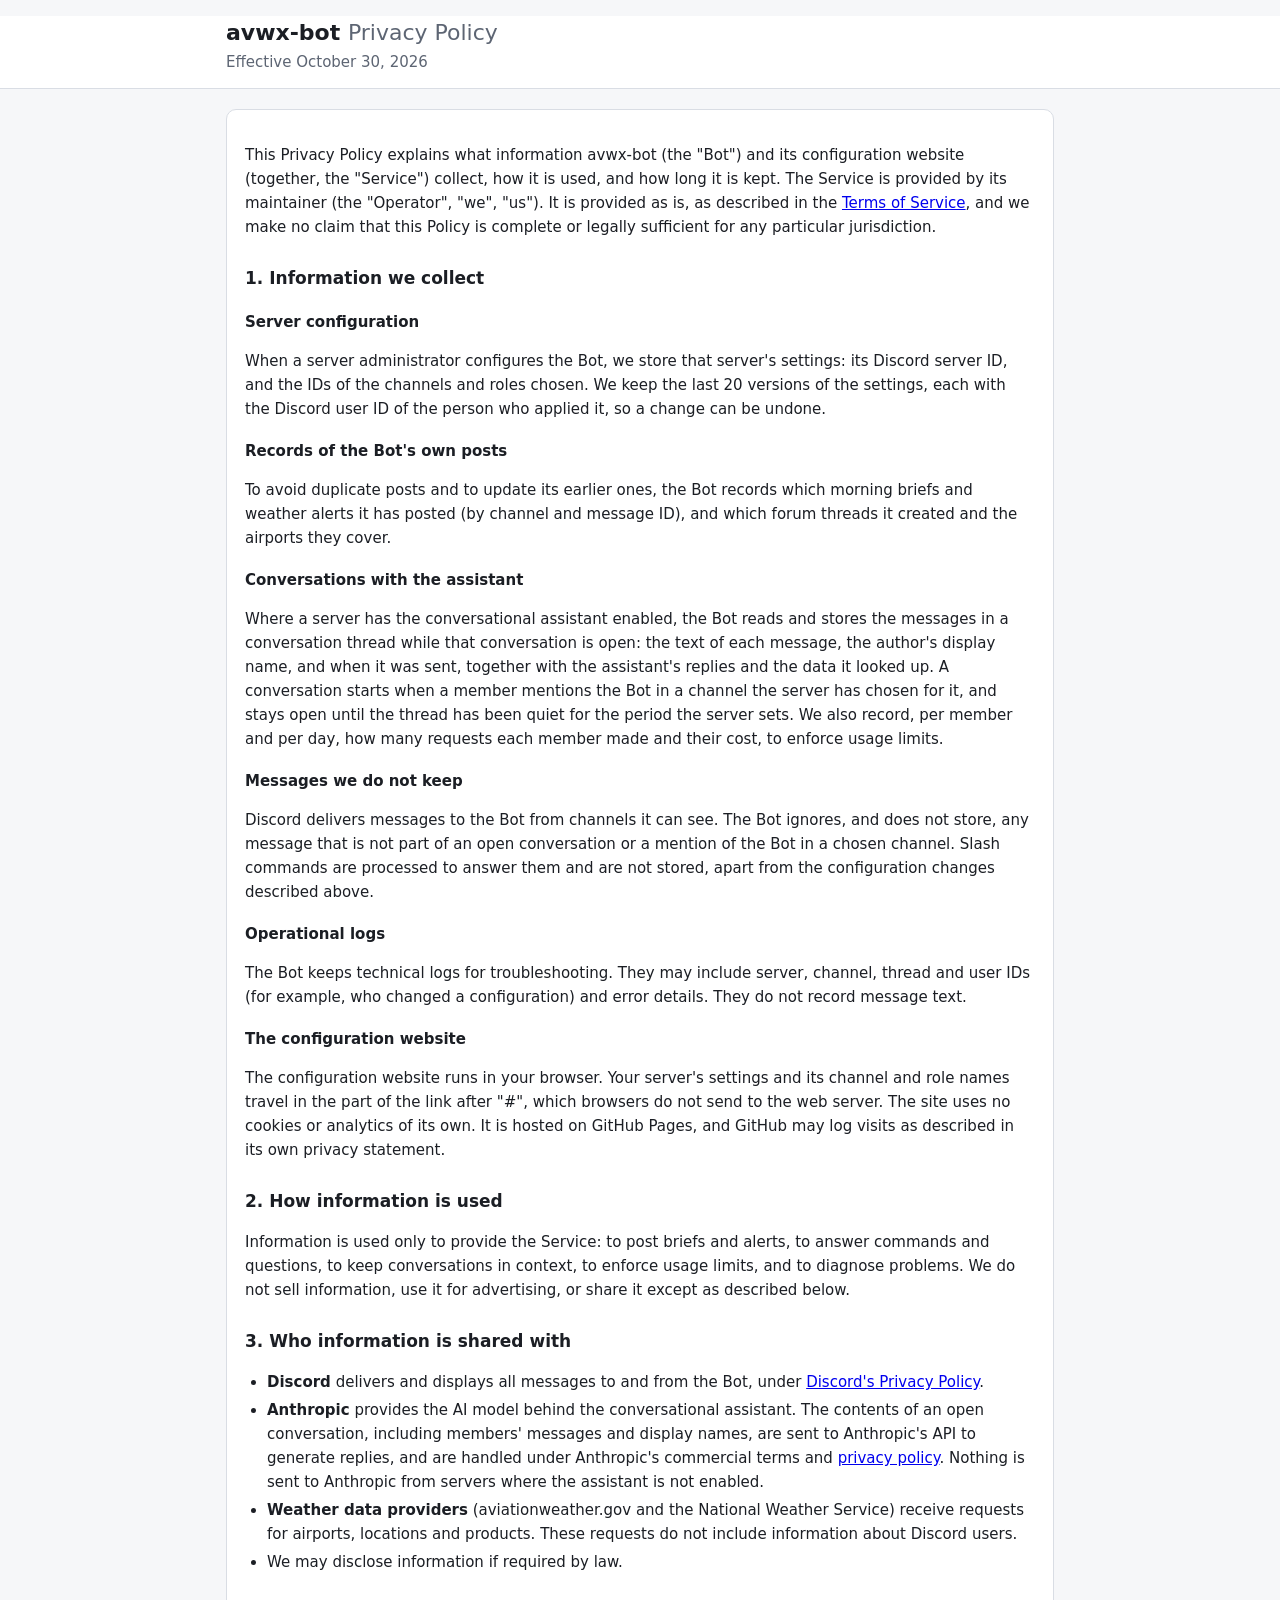
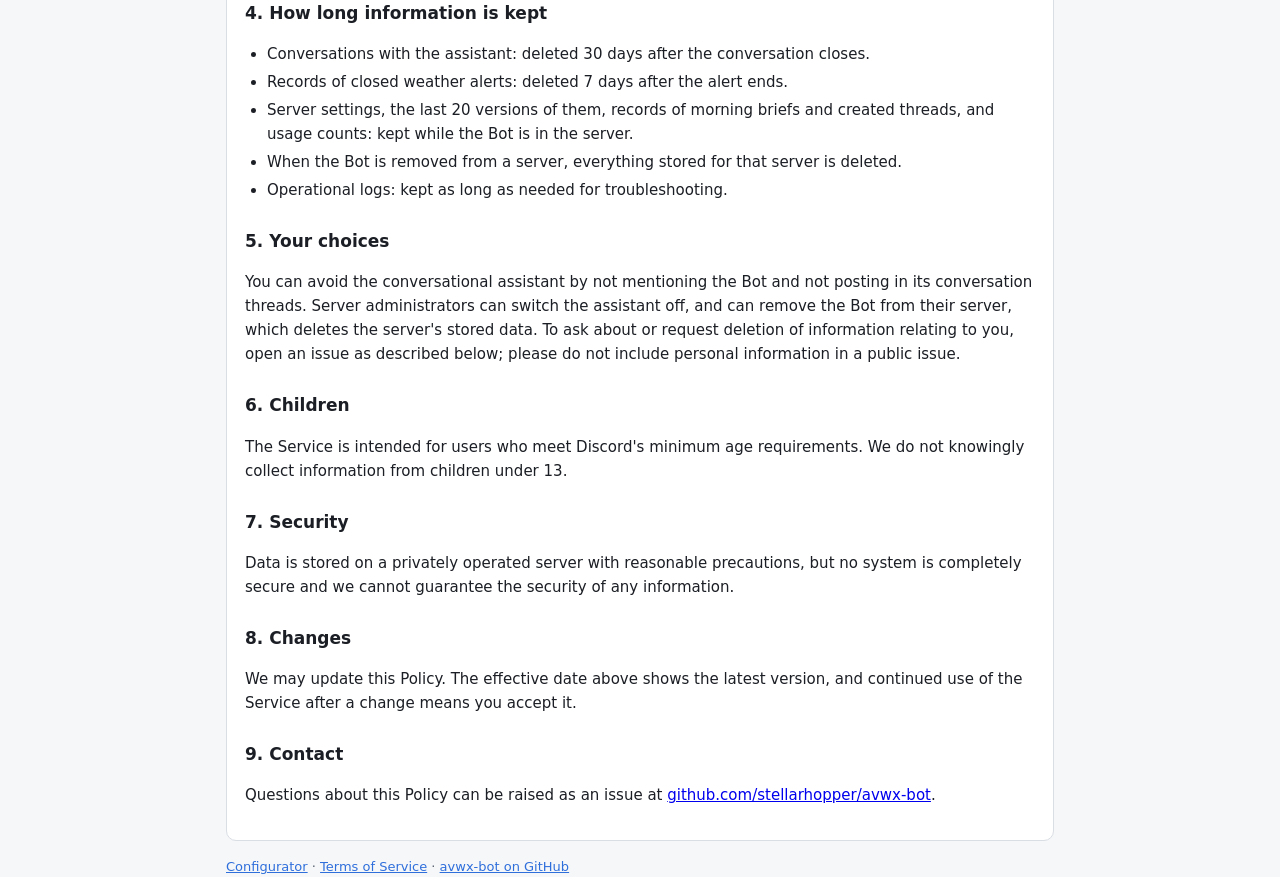
<file: site/privacy.html>
<!doctype html>
<html lang="en">
<head>
  <meta charset="utf-8">
  <meta name="viewport" content="width=device-width, initial-scale=1">
  <title>Privacy Policy · avwx-bot</title>
  <meta name="description" content="Privacy Policy for avwx-bot, an aviation weather bot for Discord.">
  <link rel="stylesheet" href="style.css">
</head>
<body>
  <header class="top">
    <div class="wrap">
      <h1>avwx-bot <span>Privacy Policy</span></h1>
      <p class="muted">Effective October 30, 2026</p>
    </div>
  </header>

  <main class="wrap legal">
    <section class="card">
      <p>
        This Privacy Policy explains what information avwx-bot (the "Bot") and its configuration
        website (together, the "Service") collect, how it is used, and how long it is kept. The Service
        is provided by its maintainer (the "Operator", "we", "us"). It is provided as is, as described
        in the <a href="terms.html">Terms of Service</a>, and we make no claim that this Policy is
        complete or legally sufficient for any particular jurisdiction.
      </p>

      <h2>1. Information we collect</h2>
      <h3>Server configuration</h3>
      <p>
        When a server administrator configures the Bot, we store that server's settings: its Discord
        server ID, and the IDs of the channels and roles chosen. We keep the last 20 versions of the
        settings, each with the Discord user ID of the person who applied it, so a change can be undone.
      </p>
      <h3>Records of the Bot's own posts</h3>
      <p>
        To avoid duplicate posts and to update its earlier ones, the Bot records which morning briefs
        and weather alerts it has posted (by channel and message ID), and which forum threads it created
        and the airports they cover.
      </p>
      <h3>Conversations with the assistant</h3>
      <p>
        Where a server has the conversational assistant enabled, the Bot reads and stores the messages
        in a conversation thread while that conversation is open: the text of each message, the
        author's display name, and when it was sent, together with the assistant's replies and the data
        it looked up. A conversation starts when a member mentions the Bot in a channel the server has
        chosen for it, and stays open until the thread has been quiet for the period the server sets.
        We also record, per member and per day, how many requests each member made and their cost,
        to enforce usage limits.
      </p>
      <h3>Messages we do not keep</h3>
      <p>
        Discord delivers messages to the Bot from channels it can see. The Bot ignores, and does not
        store, any message that is not part of an open conversation or a mention of the Bot in a chosen
        channel. Slash commands are processed to answer them and are not stored, apart from the
        configuration changes described above.
      </p>
      <h3>Operational logs</h3>
      <p>
        The Bot keeps technical logs for troubleshooting. They may include server, channel, thread and
        user IDs (for example, who changed a configuration) and error details. They do not record
        message text.
      </p>
      <h3>The configuration website</h3>
      <p>
        The configuration website runs in your browser. Your server's settings and its channel and role
        names travel in the part of the link after "#", which browsers do not send to the web server.
        The site uses no cookies or analytics of its own. It is hosted on GitHub Pages, and GitHub may
        log visits as described in its own privacy statement.
      </p>

      <h2>2. How information is used</h2>
      <p>
        Information is used only to provide the Service: to post briefs and alerts, to answer commands
        and questions, to keep conversations in context, to enforce usage limits, and to diagnose
        problems. We do not sell information, use it for advertising, or share it except as described
        below.
      </p>

      <h2>3. Who information is shared with</h2>
      <ul>
        <li><strong>Discord</strong> delivers and displays all messages to and from the Bot, under
          <a href="https://discord.com/privacy">Discord's Privacy Policy</a>.</li>
        <li><strong>Anthropic</strong> provides the AI model behind the conversational assistant. The
          contents of an open conversation, including members' messages and display names, are sent to
          Anthropic's API to generate replies, and are handled under Anthropic's commercial terms and
          <a href="https://www.anthropic.com/legal/privacy">privacy policy</a>. Nothing is sent to
          Anthropic from servers where the assistant is not enabled.</li>
        <li><strong>Weather data providers</strong> (aviationweather.gov and the National Weather
          Service) receive requests for airports, locations and products. These requests do not
          include information about Discord users.</li>
        <li>We may disclose information if required by law.</li>
      </ul>

      <h2>4. How long information is kept</h2>
      <ul>
        <li>Conversations with the assistant: deleted 30 days after the conversation closes.</li>
        <li>Records of closed weather alerts: deleted 7 days after the alert ends.</li>
        <li>Server settings, the last 20 versions of them, records of morning briefs and created threads,
          and usage counts: kept while the Bot is in the server.</li>
        <li>When the Bot is removed from a server, everything stored for that server is deleted.</li>
        <li>Operational logs: kept as long as needed for troubleshooting.</li>
      </ul>

      <h2>5. Your choices</h2>
      <p>
        You can avoid the conversational assistant by not mentioning the Bot and not posting in its
        conversation threads. Server administrators can switch the assistant off, and can remove the Bot
        from their server, which deletes the server's stored data. To ask about or request deletion of
        information relating to you, open an issue as described below; please do not include personal
        information in a public issue.
      </p>

      <h2>6. Children</h2>
      <p>
        The Service is intended for users who meet Discord's minimum age requirements. We do not
        knowingly collect information from children under 13.
      </p>

      <h2>7. Security</h2>
      <p>
        Data is stored on a privately operated server with reasonable precautions, but no system is
        completely secure and we cannot guarantee the security of any information.
      </p>

      <h2>8. Changes</h2>
      <p>
        We may update this Policy. The effective date above shows the latest version, and continued use
        of the Service after a change means you accept it.
      </p>

      <h2>9. Contact</h2>
      <p>
        Questions about this Policy can be raised as an issue at
        <a href="https://github.com/stellarhopper/avwx-bot/issues">github.com/stellarhopper/avwx-bot</a>.
      </p>
    </section>
  </main>

  <footer class="wrap muted">
    <a href="./">Configurator</a> · <a href="terms.html">Terms of Service</a> ·
    <a href="https://github.com/stellarhopper/avwx-bot">avwx-bot on GitHub</a>
  </footer>
</body>
</html>
</file>
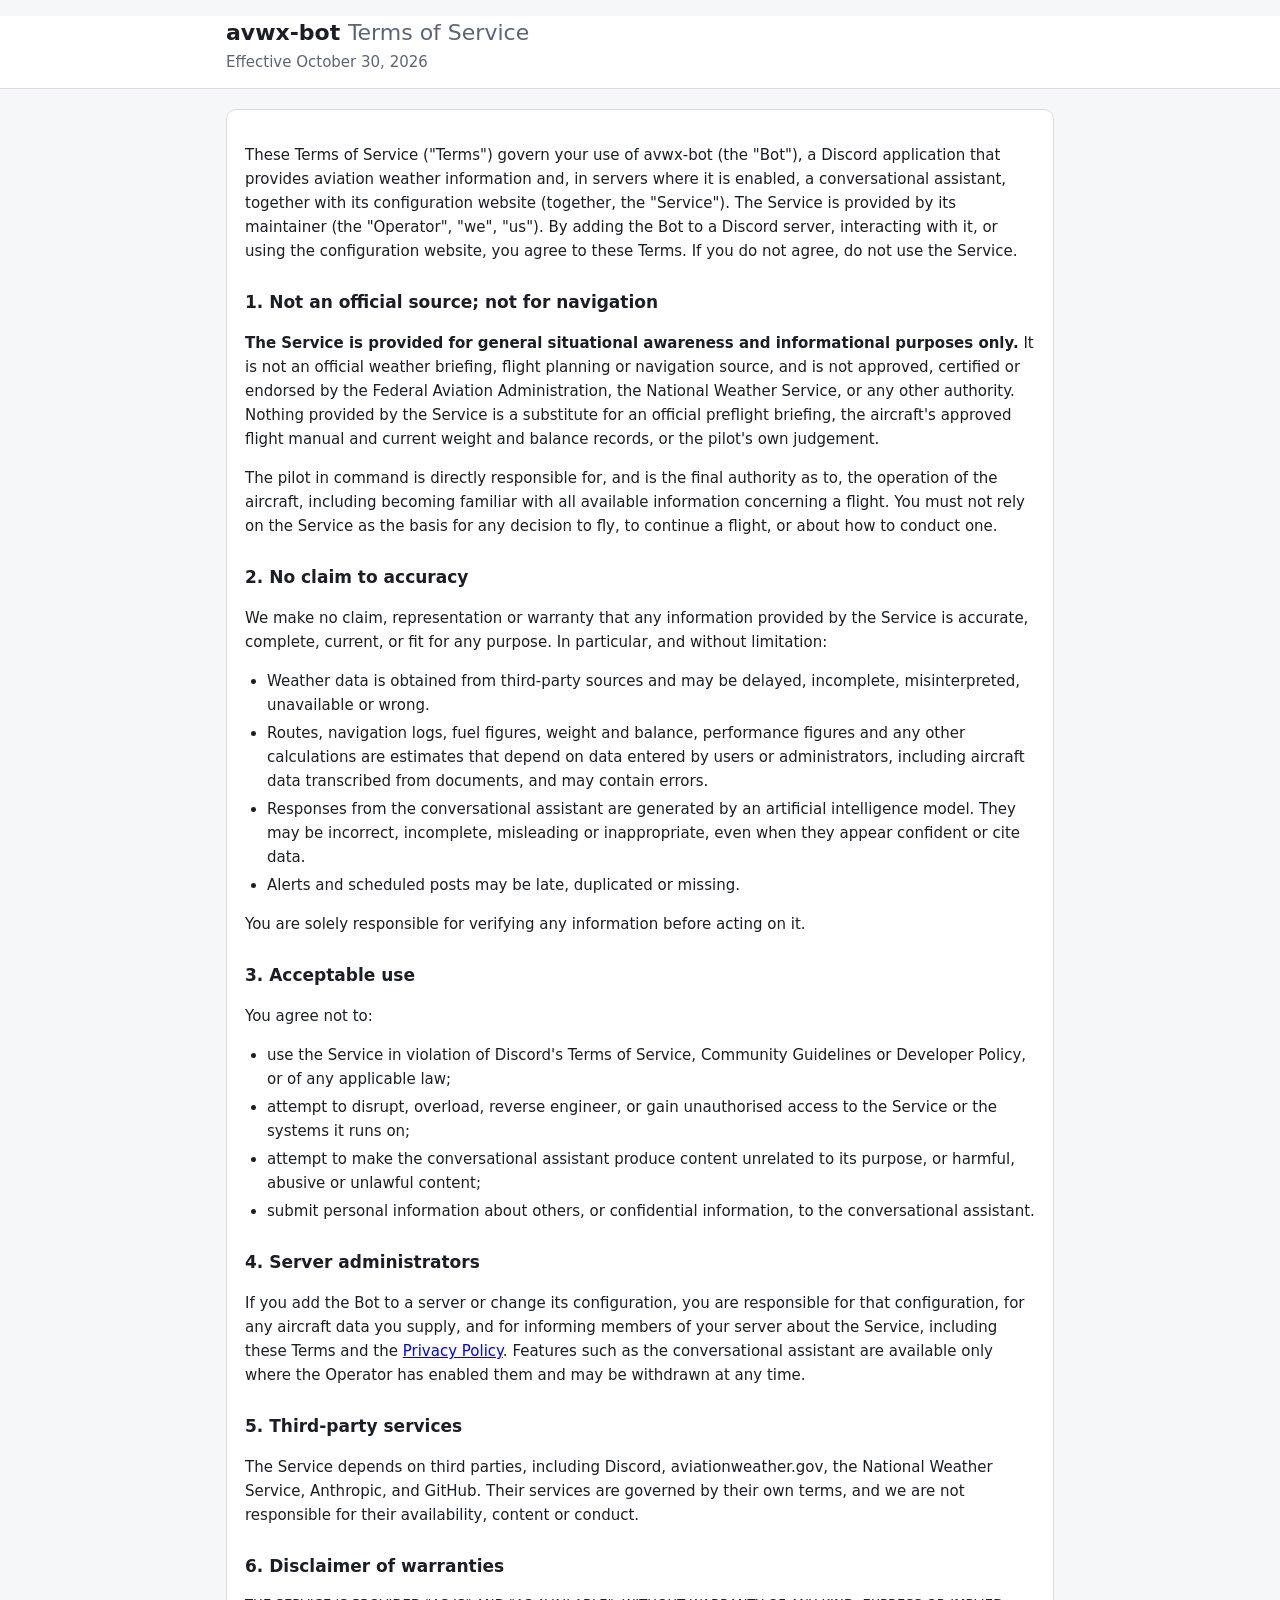
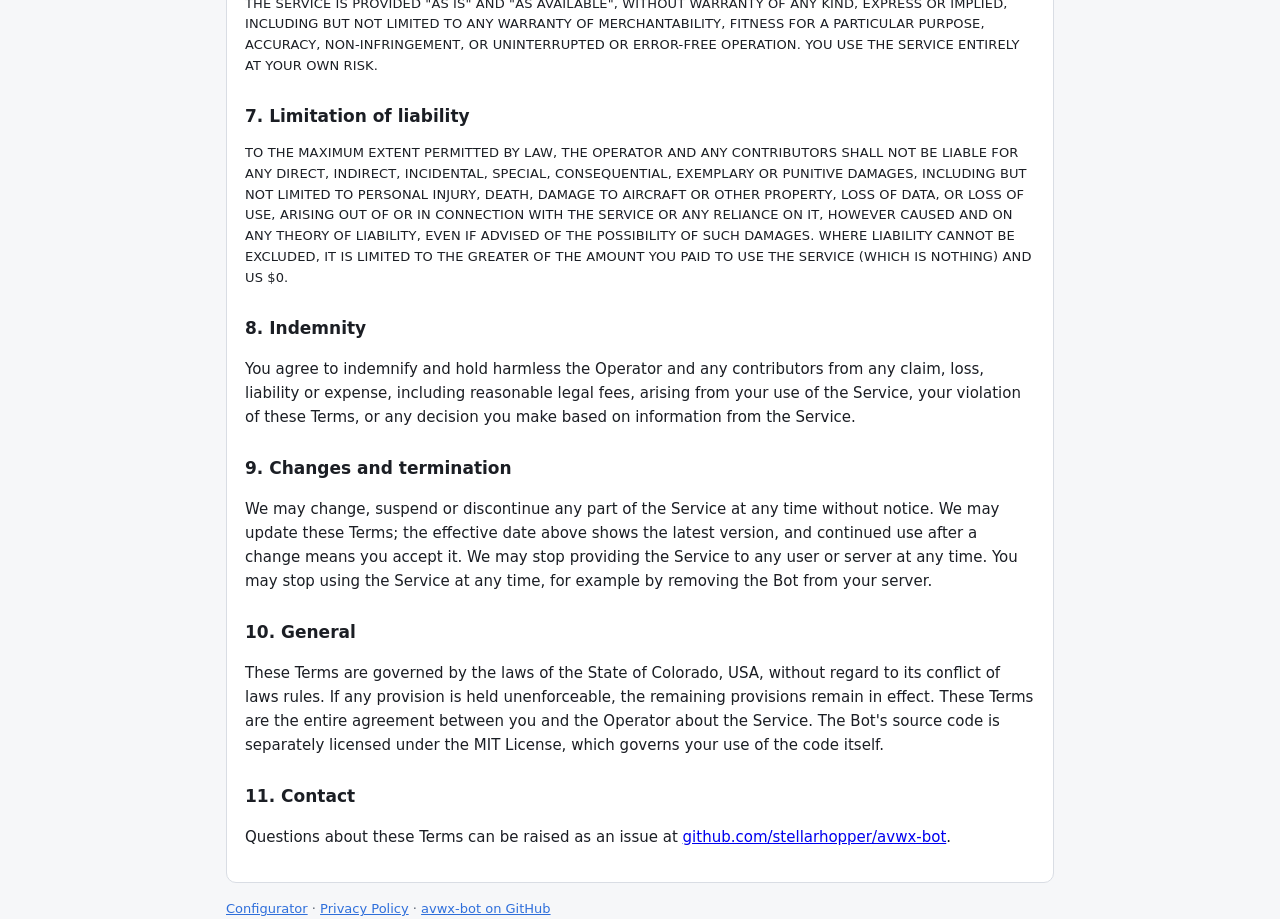
<file: site/terms.html>
<!doctype html>
<html lang="en">
<head>
  <meta charset="utf-8">
  <meta name="viewport" content="width=device-width, initial-scale=1">
  <title>Terms of Service · avwx-bot</title>
  <meta name="description" content="Terms of Service for avwx-bot, an aviation weather bot for Discord.">
  <link rel="stylesheet" href="style.css">
</head>
<body>
  <header class="top">
    <div class="wrap">
      <h1>avwx-bot <span>Terms of Service</span></h1>
      <p class="muted">Effective October 30, 2026</p>
    </div>
  </header>

  <main class="wrap legal">
    <section class="card">
      <p>
        These Terms of Service ("Terms") govern your use of avwx-bot (the "Bot"), a Discord
        application that provides aviation weather information and, in servers where it is enabled,
        a conversational assistant, together with its configuration website (together, the
        "Service"). The Service is provided by its maintainer (the "Operator", "we", "us").
        By adding the Bot to a Discord server, interacting with it, or using the configuration
        website, you agree to these Terms. If you do not agree, do not use the Service.
      </p>

      <h2>1. Not an official source; not for navigation</h2>
      <p>
        <strong>The Service is provided for general situational awareness and informational purposes
        only.</strong> It is not an official weather briefing, flight planning or navigation source, and
        is not approved, certified or endorsed by the Federal Aviation Administration, the National
        Weather Service, or any other authority. Nothing provided by the Service is a substitute for an
        official preflight briefing, the aircraft's approved flight manual and current weight and balance
        records, or the pilot's own judgement.
      </p>
      <p>
        The pilot in command is directly responsible for, and is the final authority as to, the
        operation of the aircraft, including becoming familiar with all available information
        concerning a flight. You must not rely on the Service as the basis for any decision to fly,
        to continue a flight, or about how to conduct one.
      </p>

      <h2>2. No claim to accuracy</h2>
      <p>
        We make no claim, representation or warranty that any information provided by the Service is
        accurate, complete, current, or fit for any purpose. In particular, and without limitation:
      </p>
      <ul>
        <li>Weather data is obtained from third-party sources and may be delayed, incomplete,
          misinterpreted, unavailable or wrong.</li>
        <li>Routes, navigation logs, fuel figures, weight and balance, performance figures and any other
          calculations are estimates that depend on data entered by users or administrators,
          including aircraft data transcribed from documents, and may contain errors.</li>
        <li>Responses from the conversational assistant are generated by an artificial intelligence
          model. They may be incorrect, incomplete, misleading or inappropriate, even when they appear
          confident or cite data.</li>
        <li>Alerts and scheduled posts may be late, duplicated or missing.</li>
      </ul>
      <p>You are solely responsible for verifying any information before acting on it.</p>

      <h2>3. Acceptable use</h2>
      <p>You agree not to:</p>
      <ul>
        <li>use the Service in violation of Discord's Terms of Service, Community Guidelines or
          Developer Policy, or of any applicable law;</li>
        <li>attempt to disrupt, overload, reverse engineer, or gain unauthorised access to the Service
          or the systems it runs on;</li>
        <li>attempt to make the conversational assistant produce content unrelated to its purpose,
          or harmful, abusive or unlawful content;</li>
        <li>submit personal information about others, or confidential information, to the
          conversational assistant.</li>
      </ul>

      <h2>4. Server administrators</h2>
      <p>
        If you add the Bot to a server or change its configuration, you are responsible for that
        configuration, for any aircraft data you supply, and for informing members of your server
        about the Service, including these Terms and the <a href="privacy.html">Privacy Policy</a>.
        Features such as the conversational assistant are available only where the Operator has
        enabled them and may be withdrawn at any time.
      </p>

      <h2>5. Third-party services</h2>
      <p>
        The Service depends on third parties, including Discord, aviationweather.gov, the National
        Weather Service, Anthropic, and GitHub. Their services are governed by their own terms, and
        we are not responsible for their availability, content or conduct.
      </p>

      <h2>6. Disclaimer of warranties</h2>
      <p class="caps">
        The Service is provided "as is" and "as available", without warranty of any kind, express or
        implied, including but not limited to any warranty of merchantability, fitness for a
        particular purpose, accuracy, non-infringement, or uninterrupted or error-free operation. You
        use the Service entirely at your own risk.
      </p>

      <h2>7. Limitation of liability</h2>
      <p class="caps">
        To the maximum extent permitted by law, the Operator and any contributors shall not be liable
        for any direct, indirect, incidental, special, consequential, exemplary or punitive damages,
        including but not limited to personal injury, death, damage to aircraft or other property,
        loss of data, or loss of use, arising out of or in connection with the Service or any reliance
        on it, however caused and on any theory of liability, even if advised of the possibility of
        such damages. Where liability cannot be excluded, it is limited to the greater of the amount
        you paid to use the Service (which is nothing) and US $0.
      </p>

      <h2>8. Indemnity</h2>
      <p>
        You agree to indemnify and hold harmless the Operator and any contributors from any claim,
        loss, liability or expense, including reasonable legal fees, arising from your use of the
        Service, your violation of these Terms, or any decision you make based on information from
        the Service.
      </p>

      <h2>9. Changes and termination</h2>
      <p>
        We may change, suspend or discontinue any part of the Service at any time without notice.
        We may update these Terms; the effective date above shows the latest version, and continued
        use after a change means you accept it. We may stop providing the Service to any user or
        server at any time. You may stop using the Service at any time, for example by removing the
        Bot from your server.
      </p>

      <h2>10. General</h2>
      <p>
        These Terms are governed by the laws of the State of Colorado, USA, without regard to its
        conflict of laws rules. If any provision is held unenforceable, the remaining provisions remain
        in effect. These Terms are the entire agreement between you and the Operator about the Service.
        The Bot's source code is separately licensed under the MIT License, which governs your use of
        the code itself.
      </p>

      <h2>11. Contact</h2>
      <p>
        Questions about these Terms can be raised as an issue at
        <a href="https://github.com/stellarhopper/avwx-bot/issues">github.com/stellarhopper/avwx-bot</a>.
      </p>
    </section>
  </main>

  <footer class="wrap muted">
    <a href="./">Configurator</a> · <a href="privacy.html">Privacy Policy</a> ·
    <a href="https://github.com/stellarhopper/avwx-bot">avwx-bot on GitHub</a>
  </footer>
</body>
</html>
</file>
<file: site/style.css>
:root {
  --bg: #f6f7f9;
  --card: #ffffff;
  --text: #1b1e24;
  --muted: #5d6573;
  --border: #d9dde4;
  --accent: #2f6fdb;
  --accent-text: #ffffff;
  --error: #c62828;
  --ok: #2e7d32;
  --input: #ffffff;
  color-scheme: light;
}
@media (prefers-color-scheme: dark) {
  :root {
    --bg: #17191e;
    --card: #22252c;
    --text: #eceef2;
    --muted: #a0a6b2;
    --border: #383d48;
    --accent: #6ea8fe;
    --accent-text: #10131a;
    --error: #ff7b7b;
    --ok: #6fd18a;
    --input: #1b1e24;
    color-scheme: dark;
  }
}

* { box-sizing: border-box; }
body {
  margin: 0;
  background: var(--bg);
  color: var(--text);
  font: 15px/1.5 system-ui, -apple-system, "Segoe UI", Roboto, sans-serif;
}
.wrap { max-width: 860px; margin: 0 auto; padding: 0 16px; }
.top { border-bottom: 1px solid var(--border); background: var(--card); margin-bottom: 20px; }
.top h1 { margin: 16px 0 2px; font-size: 22px; }
.top h1 span { font-weight: 400; color: var(--muted); }
.top p { margin: 0 0 14px; }
h2 { font-size: 18px; margin: 0 0 12px; }
h3 { font-size: 15px; margin: 16px 0 8px; }
.muted { color: var(--muted); }
.card {
  background: var(--card);
  border: 1px solid var(--border);
  border-radius: 10px;
  padding: 18px;
  margin-bottom: 16px;
}
fieldset { border: 0; padding: 0; margin: 0; }
.field { margin: 10px 0; }
.field > label, .field > .label { display: block; font-weight: 600; margin-bottom: 4px; }
.hint { font-size: 13px; color: var(--muted); margin-top: 3px; }
input[type=text], input[type=number], input[type=time], select {
  font: inherit;
  color: var(--text);
  background: var(--input);
  border: 1px solid var(--border);
  border-radius: 6px;
  padding: 6px 8px;
  width: 100%;
  max-width: 420px;
}
input[type=number] { max-width: 120px; }
input[type=time] { max-width: 140px; }
.checks { display: flex; flex-wrap: wrap; gap: 6px 16px; }
.checks label { display: inline-flex; align-items: center; gap: 6px; font-weight: 400; }
.toggle { display: flex; align-items: center; gap: 8px; font-weight: 600; }
.section-body[aria-disabled=true] { opacity: 0.5; }
.row { display: flex; flex-wrap: wrap; align-items: center; gap: 10px; margin-top: 10px; }
button, .button {
  font: inherit;
  font-weight: 600;
  border: 1px solid var(--accent);
  background: var(--accent);
  color: var(--accent-text);
  border-radius: 6px;
  padding: 7px 14px;
  cursor: pointer;
}
button.secondary, .button.secondary { background: transparent; color: var(--accent); }
button:focus-visible, .button:focus-within, input:focus-visible, select:focus-visible {
  outline: 2px solid var(--accent);
  outline-offset: 2px;
}
.error { color: var(--error); }
.error-list { color: var(--error); padding-left: 18px; margin: 0 0 8px; }
.error-list:empty { display: none; }
.valid { color: var(--ok); }
pre {
  background: var(--input);
  border: 1px solid var(--border);
  border-radius: 6px;
  padding: 10px;
  overflow-x: auto;
  font-size: 12.5px;
}
code { font-size: 13px; }
footer { padding: 10px 16px 30px; font-size: 13px; }
footer a { color: var(--accent); }
@media (max-width: 560px) {
  .card { padding: 14px; }
}

/* Terms of Service and Privacy Policy */
.legal .card { line-height: 1.6; }
.legal h2 { font-size: 17px; margin: 26px 0 6px; }
.legal h3 { font-size: 15px; margin: 18px 0 4px; }
.legal ul { padding-left: 22px; }
.legal li { margin: 4px 0; }
.legal .caps { text-transform: uppercase; font-size: 13px; letter-spacing: 0.01em; }
</file>
